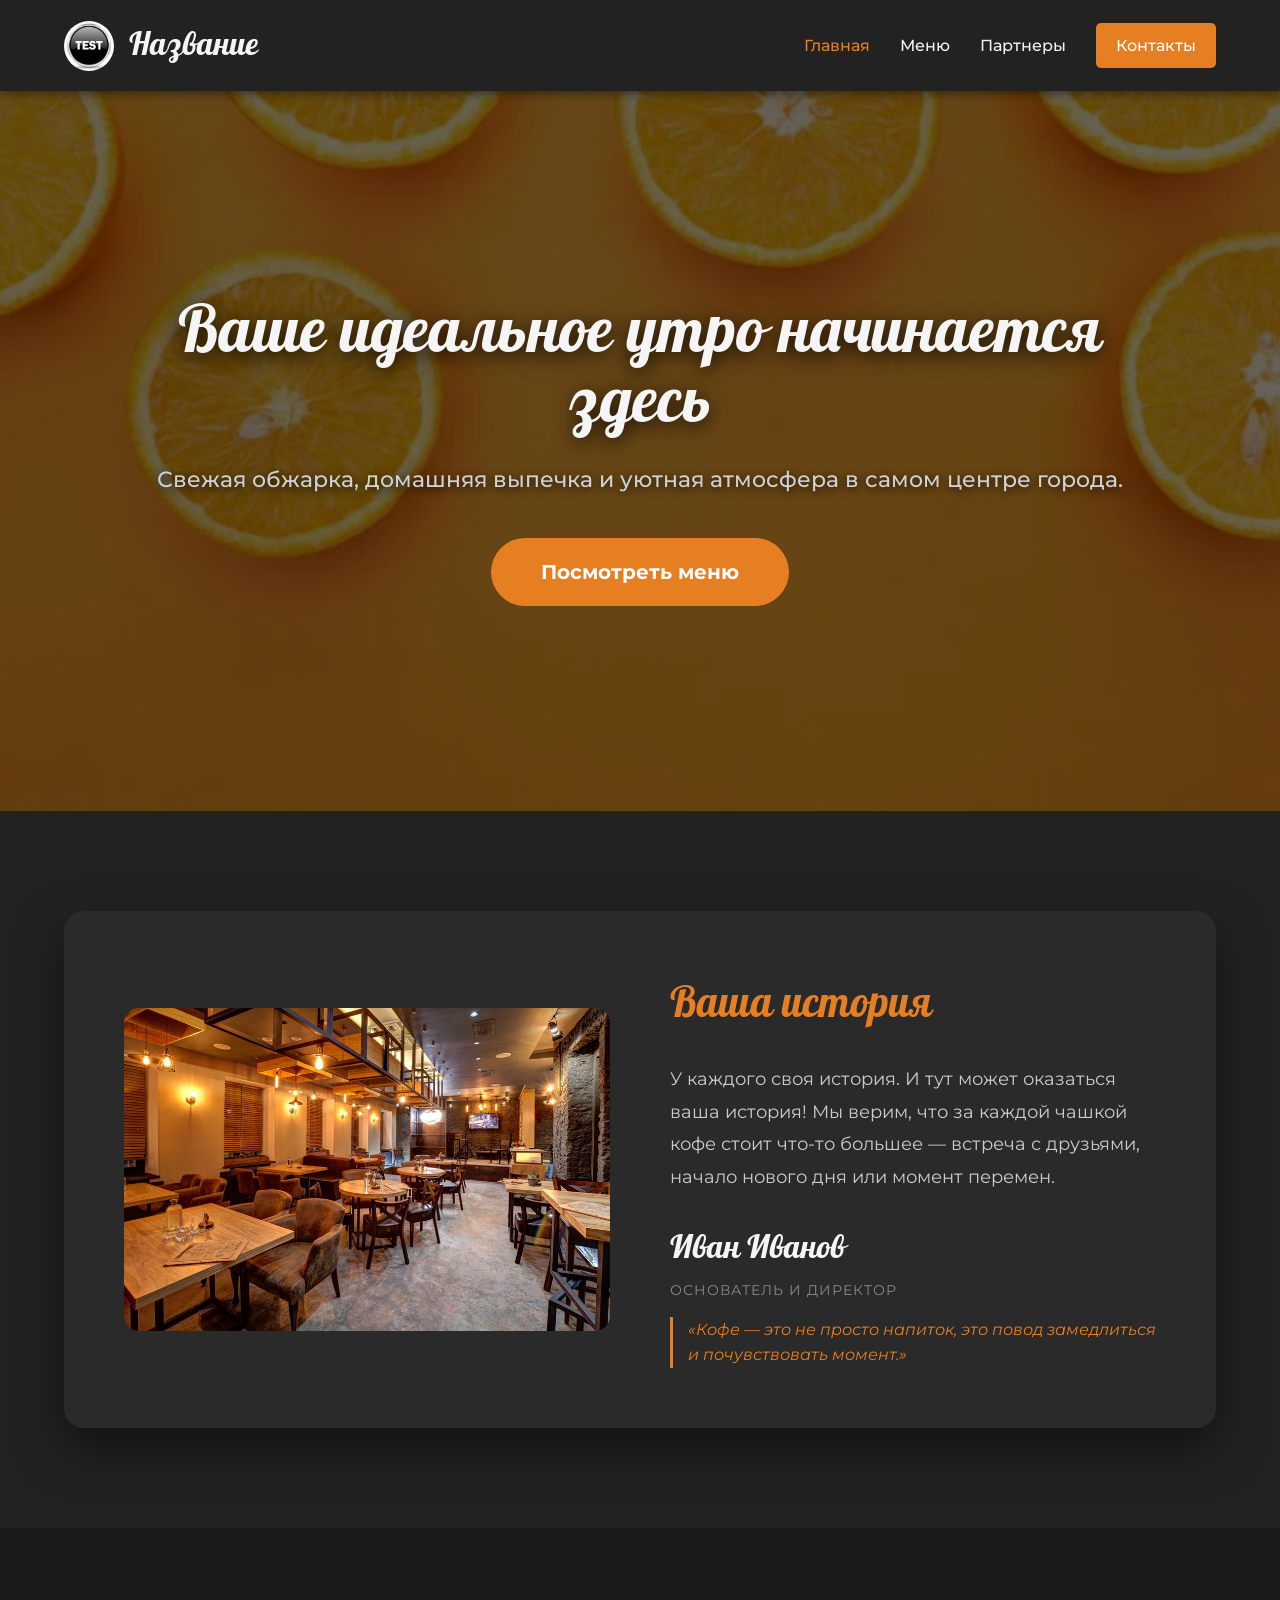
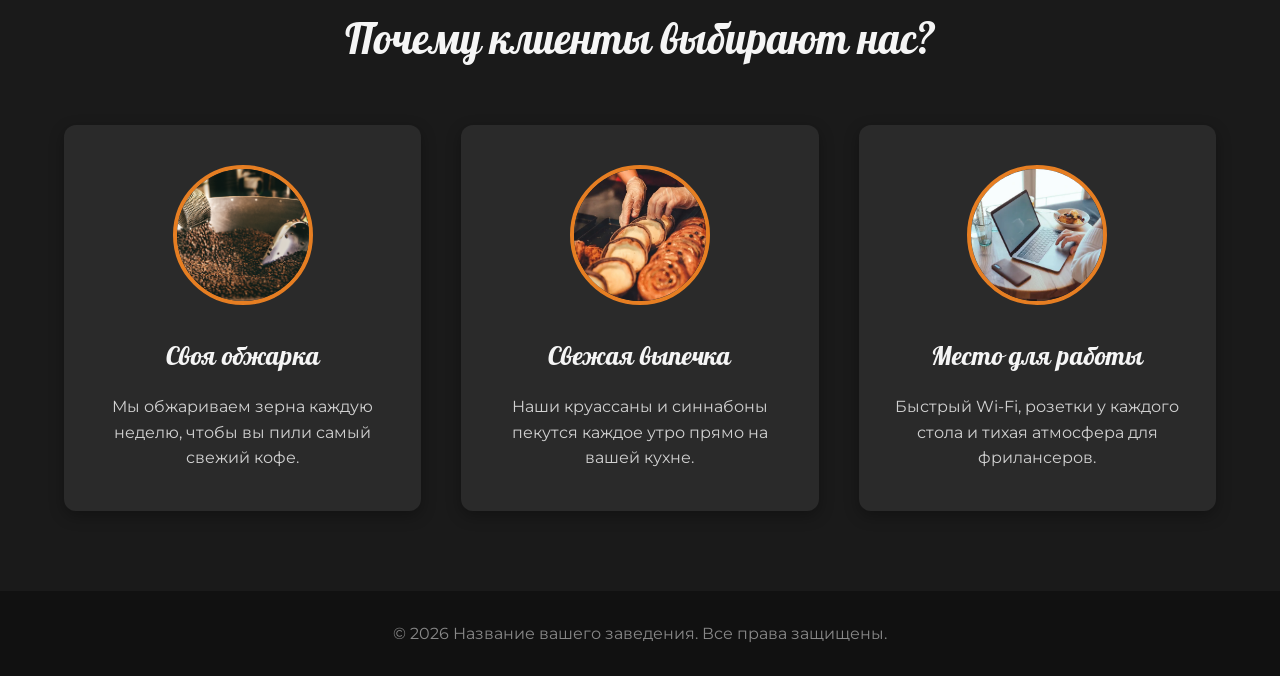
<file: index.html>
<!DOCTYPE html>
<html lang="ru">
<head>
    <meta charset="UTF-8">
    <meta name="viewport" content="width=device-width, initial-scale=1.0">
    <title>Главная — Кофейня</title>
    <link rel="icon" href="images/test-internet-icon.jpg" type="image/jpeg">
    <link rel="preconnect" href="https://fonts.googleapis.com">
    <link rel="preconnect" href="https://fonts.gstatic.com" crossorigin>
    <link href="https://fonts.googleapis.com/css2?family=Montserrat:wght@400;700&family=Pattaya&display=swap" rel="stylesheet">
    <link rel="stylesheet" href="style.css">
</head>
<body>
    <header class="header">
        <div class="logo"><img src="images/test-internet-icon.jpg" alt="Логотип"> Название</div>
        <button class="burger" id="burger">☰</button>
        <nav class="nav" id="nav">
            <a href="index.html" class="active">Главная</a>
            <a href="menu.html">Меню</a>
            <a href="partners.html">Партнеры</a>
            <a href="contacts.html" class="btn-nav">Контакты</a>
        </nav>
    </header>

    <section class="hero">
        <div class="hero-content">
            <h1>Ваше идеальное утро начинается здесь</h1>
            <p>Свежая обжарка, домашняя выпечка и уютная атмосфера в самом центре города.</p>
            <a href="menu.html" class="btn-main">Посмотреть меню</a>
        </div>
    </section>

    <section class="story-section">
        <div class="story-card">
            <div class="story-img">
                <img src="images/test.jpg" alt="Основатель заведения">
            </div>
            <div class="story-text">
                <h2>Ваша история</h2>
                <p>У каждого своя история. И тут может оказаться ваша история! Мы верим, что за каждой чашкой кофе стоит что-то большее — встреча с друзьями, начало нового дня или момент перемен.</p>
                <div class="director-sign">
                    Иван Иванов
                    <span>Основатель и директор</span>
                </div>
                <div class="director-quote">
                    «Кофе — это не просто напиток, это повод замедлиться и почувствовать момент.»
                </div>
            </div>
        </div>
    </section>

    <section class="about">
        <h2>Почему клиенты выбирают нас?</h2>
        <div class="features">
            <div class="feature">
                <img src="images/obzharka.jpg" alt="Своя обжарка" class="feature-img">
                <h3>Своя обжарка</h3>
                <p>Мы обжариваем зерна каждую неделю, чтобы вы пили самый свежий кофе.</p>
            </div>
            <div class="feature">
                <img src="images/vipechka.jpg" alt="Свежая выпечка" class="feature-img">
                <h3>Свежая выпечка</h3>
                <p>Наши круассаны и синнабоны пекутся каждое утро прямо на вашей кухне.</p>
            </div>
            <div class="feature">
                <img src="images/noutbook.jpg" alt="Место для работы" class="feature-img">
                <h3>Место для работы</h3>
                <p>Быстрый Wi-Fi, розетки у каждого стола и тихая атмосфера для фрилансеров.</p>
            </div>
        </div>
    </section>

    <footer class="footer">
        <p>&copy; 2026 Название вашего заведения. Все права защищены.</p>
    </footer>

    <script>
        const burger = document.getElementById('burger');
        const nav = document.getElementById('nav');
        burger.addEventListener('click', () => {
            nav.classList.toggle('active');
        });
    </script>
</body>
</html>
</file>
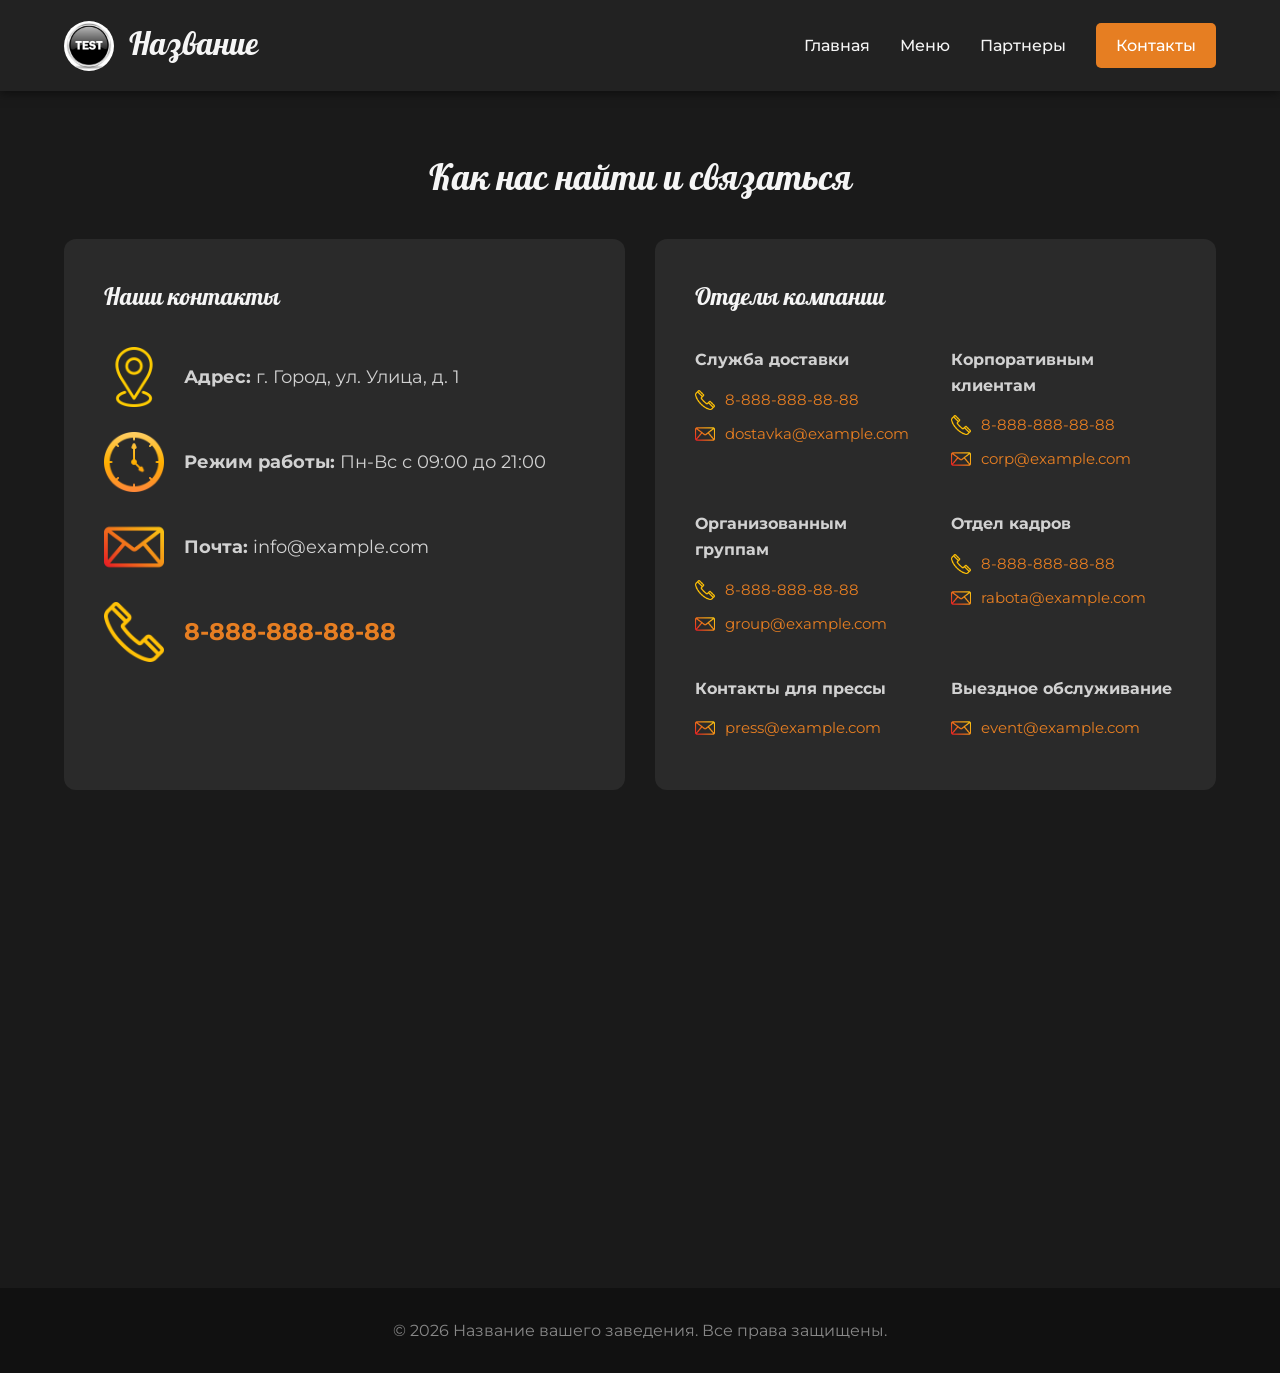
<file: contacts.html>
<!DOCTYPE html>
<html lang="ru">
<head>
    <meta charset="UTF-8">
    <meta name="viewport" content="width=device-width, initial-scale=1.0">
    <title>Контакты — Кофейня</title>
    <link rel="icon" href="images/test-internet-icon.jpg" type="image/jpeg">
    <link rel="preconnect" href="https://fonts.googleapis.com">
    <link rel="preconnect" href="https://fonts.gstatic.com" crossorigin>
    <link href="https://fonts.googleapis.com/css2?family=Montserrat:wght@400;700&family=Pattaya&display=swap" rel="stylesheet">
    <link rel="stylesheet" href="style.css">
</head>
<body>
    <header class="header">
        <div class="logo"><img src="images/test-internet-icon.jpg" alt="Логотип"> Название</div>
        <button class="burger" id="burger">☰</button>
        <nav class="nav" id="nav">
            <a href="index.html">Главная</a>
            <a href="menu.html">Меню</a>
            <a href="partners.html">Партнеры</a>
            <a href="contacts.html" class="active btn-nav">Контакты</a>
        </nav>
    </header>

    <section class="contacts-section">
        <h1 style="text-align: center; margin-bottom: 30px; font-size: 36px;">Как нас найти и связаться</h1>
        
        <div class="contacts-container">
            <div class="contact-info">
                <h2>Наши контакты</h2>
                <p><img src="images/adres.jpg" alt="Адрес" class="icon"> <span><strong>Адрес:</strong> г. Город, ул. Улица, д. 1</span></p>
                <p><img src="images/clock.jpg" alt="Время работы" class="icon"> <span><strong>Режим работы:</strong> Пн-Вс с 09:00 до 21:00</span></p>
                <p><img src="images/pochta.jpg" alt="Почта" class="icon"> <span><strong>Почта:</strong> info@example.com</span></p>
                <p class="phone"><img src="images/phone.jpg" alt="Телефон" class="icon"> <span>8-888-888-88-88</span></p>
            </div>

            <div class="contact-departments">
                <h2>Отделы компании</h2>
                <div class="departments-grid">
                    <div class="dept-item">
                        <h4>Служба доставки</h4>
                        <p><img src="images/phone.jpg" alt="Телефон" class="mini-icon"> <a href="tel:+78888888888">8-888-888-88-88</a></p>
                        <p><img src="images/pochta.jpg" alt="Почта" class="mini-icon"> <a href="mailto:dostavka@example.com">dostavka@example.com</a></p>
                    </div>
                    <div class="dept-item">
                        <h4>Корпоративным клиентам</h4>
                        <p><img src="images/phone.jpg" alt="Телефон" class="mini-icon"> <a href="tel:+78888888888">8-888-888-88-88</a></p>
                        <p><img src="images/pochta.jpg" alt="Почта" class="mini-icon"> <a href="mailto:corp@example.com">corp@example.com</a></p>
                    </div>
                    <div class="dept-item">
                        <h4>Организованным группам</h4>
                        <p><img src="images/phone.jpg" alt="Телефон" class="mini-icon"> <a href="tel:+78888888888">8-888-888-88-88</a></p>
                        <p><img src="images/pochta.jpg" alt="Почта" class="mini-icon"> <a href="mailto:group@example.com">group@example.com</a></p>
                    </div>
                    <div class="dept-item">
                        <h4>Отдел кадров</h4>
                        <p><img src="images/phone.jpg" alt="Телефон" class="mini-icon"> <a href="tel:+78888888888">8-888-888-88-88</a></p>
                        <p><img src="images/pochta.jpg" alt="Почта" class="mini-icon"> <a href="mailto:rabota@example.com">rabota@example.com</a></p>
                    </div>
                    <div class="dept-item">
                        <h4>Контакты для прессы</h4>
                        <p><img src="images/pochta.jpg" alt="Почта" class="mini-icon"> <a href="mailto:press@example.com">press@example.com</a></p>
                    </div>
                    <div class="dept-item">
                        <h4>Выездное обслуживание</h4>
                        <p><img src="images/pochta.jpg" alt="Почта" class="mini-icon"> <a href="mailto:event@example.com">event@example.com</a></p>
                    </div>
                </div>
            </div>
        </div>

        <div class="map-container">
            <iframe src="https://yandex.ru/map-widget/v1/?um=constructor%3A3244f7464f8f7631b186b41718e95dc93da8c1eafcf4f3c347b84368c31c6c37&amp;source=constructor" width="100%" height="400" frameborder="0"></iframe>
        </div>
    </section>

    <footer class="footer">
        <p>&copy; 2026 Название вашего заведения. Все права защищены.</p>
    </footer>

    <script>
        const burger = document.getElementById('burger');
        const nav = document.getElementById('nav');
        burger.addEventListener('click', () => { nav.classList.toggle('active'); });
    </script>
</body>
</html>
</file>
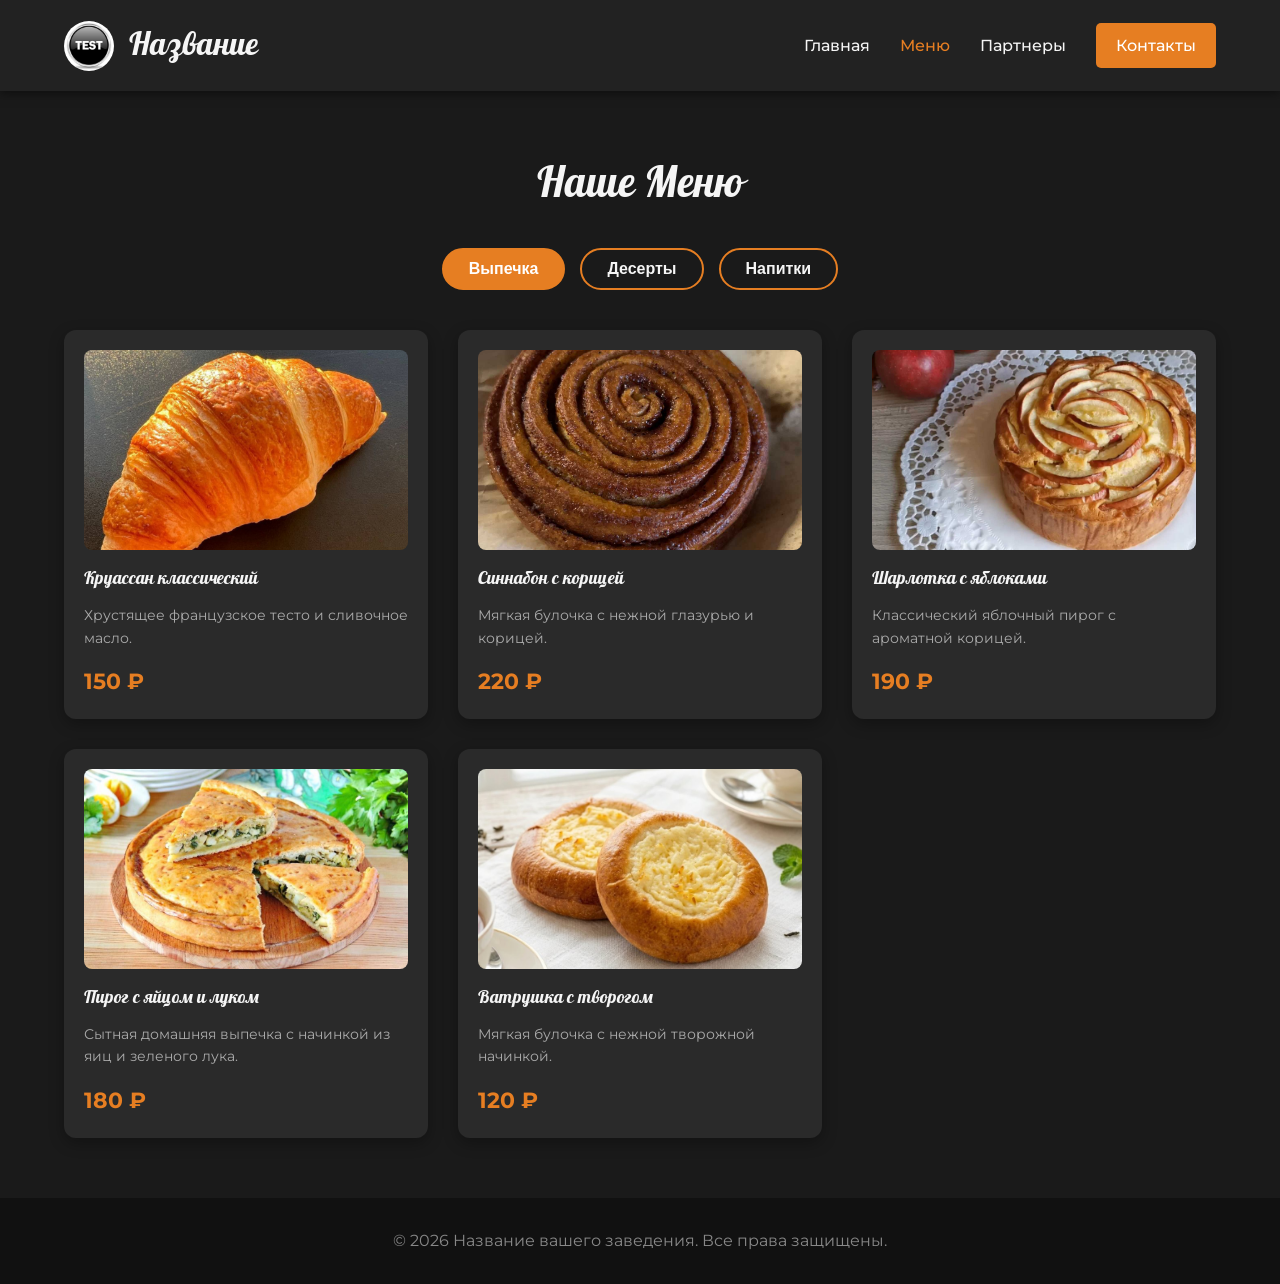
<file: menu.html>
<!DOCTYPE html>
<html lang="ru">
<head>
    <meta charset="UTF-8">
    <meta name="viewport" content="width=device-width, initial-scale=1.0">
    <title>Меню — Кофейня</title>
    <link rel="icon" href="images/test-internet-icon.jpg" type="image/jpeg">
    <link rel="preconnect" href="https://fonts.googleapis.com">
    <link rel="preconnect" href="https://fonts.gstatic.com" crossorigin>
    <link href="https://fonts.googleapis.com/css2?family=Montserrat:wght@400;700&family=Pattaya&display=swap" rel="stylesheet">
    <link rel="stylesheet" href="style.css">
</head>
<body>
    <header class="header">
        <div class="logo"><img src="images/test-internet-icon.jpg" alt="Логотип"> Название</div>
        <button class="burger" id="burger">☰</button>
        <nav class="nav" id="nav">
            <a href="index.html">Главная</a>
            <a href="menu.html" class="active">Меню</a>
            <a href="partners.html">Партнеры</a>
            <a href="contacts.html" class="btn-nav">Контакты</a>
        </nav>
    </header>

    <section class="menu-section">
        <h1 style="font-size: 42px;">Наше Меню</h1>
        
        <div class="tabs">
            <button class="tab-btn active" onclick="openTab('bakery', this)">Выпечка</button>
            <button class="tab-btn" onclick="openTab('desserts', this)">Десерты</button>
            <button class="tab-btn" onclick="openTab('drinks', this)">Напитки</button>
        </div>

        <div id="bakery" class="menu-grid active">
            <div class="menu-item">
                <img src="images/kruasson.jpg" alt="Круассан">
                <h3>Круассан классический</h3>
                <p>Хрустящее французское тесто и сливочное масло.</p>
                <span class="price">150 ₽</span>
            </div>
            <div class="menu-item">
                <img src="images/sinnabon.jpg" alt="Синнабон">
                <h3>Синнабон с корицей</h3>
                <p>Мягкая булочка с нежной глазурью и корицей.</p>
                <span class="price">220 ₽</span>
            </div>
            <div class="menu-item">
                <img src="images/charlotka.jpg" alt="Шарлотка">
                <h3>Шарлотка с яблоками</h3>
                <p>Классический яблочный пирог с ароматной корицей.</p>
                <span class="price">190 ₽</span>
            </div>
            <div class="menu-item">
                <img src="images/pirog_s_yaychom_i_lukom.jpg" alt="Пирог с яйцом и луком">
                <h3>Пирог с яйцом и луком</h3>
                <p>Сытная домашняя выпечка с начинкой из яиц и зеленого лука.</p>
                <span class="price">180 ₽</span>
            </div>
            <div class="menu-item">
                <img src="images/Vatrushka.jpg" alt="Ватрушка">
                <h3>Ватрушка с творогом</h3>
                <p>Мягкая булочка с нежной творожной начинкой.</p>
                <span class="price">120 ₽</span>
            </div>
        </div>

        <div id="desserts" class="menu-grid">
            <div class="menu-item">
                <img src="images/maffin_choko.jpg" alt="Маффин">
                <h3>Шоколадный маффин</h3>
                <p>Влажный кекс с кусочками темного шоколада.</p>
                <span class="price">180 ₽</span>
            </div>
            <div class="menu-item">
                <img src="images/donat-glazirovannyj-vanil.jpg" alt="Пончик с белой глазурью">
                <h3>Пончик с белой глазурью</h3>
                <p>Нежный пончик с ванильной глазурью и посыпкой.</p>
                <span class="price">130 ₽</span>
            </div>
            <div class="menu-item">
                <img src="images/malin_donut.jpg" alt="Розовый пончик">
                <h3>Пончик с малиной</h3>
                <p>Воздушный пончик с розовой глазурью и начинкой.</p>
                <span class="price">130 ₽</span>
            </div>
            <div class="menu-item">
                <img src="images/chocolate_donut.jpg" alt="Шоколадный пончик">
                <h3>Шоколадный пончик</h3>
                <p>Пышный пончик, щедро политый густой шоколадной глазурью.</p>
                <span class="price">130 ₽</span>
            </div>
        </div>

        <div id="drinks" class="menu-grid">
            <div class="menu-item">
                <img src="images/kapuchino.jpg" alt="Капучино">
                <h3>Капучино</h3>
                <p>Классический кофе с нежной молочной пенкой.</p>
                <span class="price">250 ₽</span>
            </div>
            <div class="menu-item">
                <img src="images/latte.jpg" alt="Латте">
                <h3>Латте</h3>
                <p>Мягкий вкус эспрессо с большим количеством молока.</p>
                <span class="price">280 ₽</span>
            </div>
        </div>
    </section>

    <footer class="footer">
        <p>&copy; 2026 Название вашего заведения. Все права защищены.</p>
    </footer>

    <script>
        const burger = document.getElementById('burger');
        const nav = document.getElementById('nav');
        burger.addEventListener('click', () => { nav.classList.toggle('active'); });

        function openTab(tabName, btnElement) {
            let grids = document.getElementsByClassName("menu-grid");
            for (let i = 0; i < grids.length; i++) grids[i].classList.remove("active");
            let btns = document.getElementsByClassName("tab-btn");
            for (let i = 0; i < btns.length; i++) btns[i].classList.remove("active");
            
            document.getElementById(tabName).classList.add("active");
            btnElement.classList.add("active");
        }
    </script>
</body>
</html>
</file>
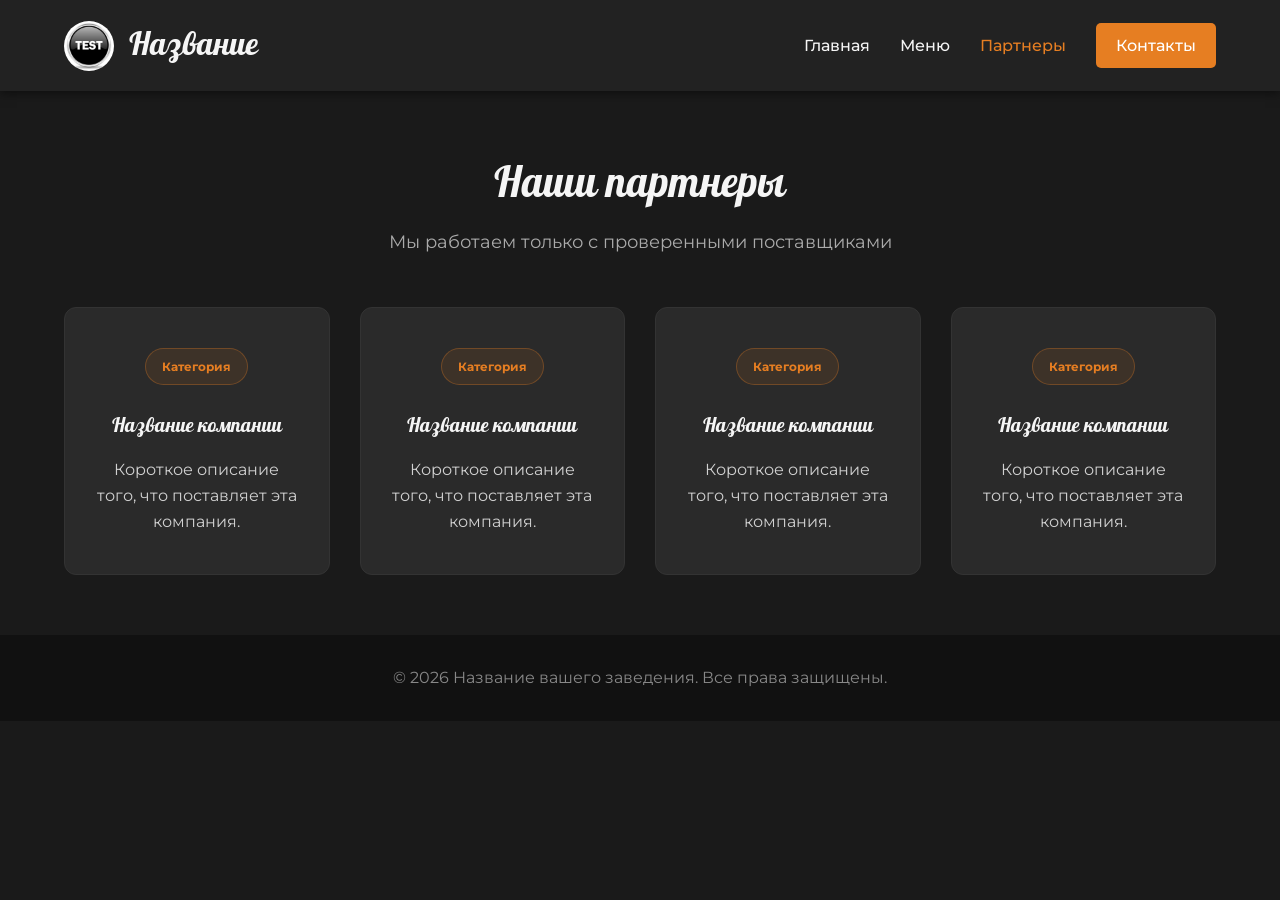
<file: partners.html>
<!DOCTYPE html>
<html lang="ru">
<head>
    <meta charset="UTF-8">
    <meta name="viewport" content="width=device-width, initial-scale=1.0">
    <title>Партнеры — Кофейня</title>
    <link rel="icon" href="images/test-internet-icon.jpg" type="image/jpeg">
    <link rel="preconnect" href="https://fonts.googleapis.com">
    <link rel="preconnect" href="https://fonts.gstatic.com" crossorigin>
    <link href="https://fonts.googleapis.com/css2?family=Montserrat:wght@400;700&family=Pattaya&display=swap" rel="stylesheet">
    <link rel="stylesheet" href="style.css">
</head>
<body>
    <header class="header">
        <div class="logo"><img src="images/test-internet-icon.jpg" alt="Логотип"> Название</div>
        <button class="burger" id="burger">☰</button>
        <nav class="nav" id="nav">
            <a href="index.html">Главная</a>
            <a href="menu.html">Меню</a>
            <a href="partners.html" class="active">Партнеры</a>
            <a href="contacts.html" class="btn-nav">Контакты</a>
        </nav>
    </header>

    <section class="partners-section">
        <h1 style="font-size: 42px;">Наши партнеры</h1>
        <p style="margin-top: 10px; color: #aaa; font-size: 18px;">Мы работаем только с проверенными поставщиками</p>

        <div class="partners-grid">
            <div class="partner-card">
                <div class="partner-badge">Категория</div>
                <h3>Название компании</h3>
                <p>Короткое описание того, что поставляет эта компания.</p>
            </div>
            <div class="partner-card">
                <div class="partner-badge">Категория</div>
                <h3>Название компании</h3>
                <p>Короткое описание того, что поставляет эта компания.</p>
            </div>
            <div class="partner-card">
                <div class="partner-badge">Категория</div>
                <h3>Название компании</h3>
                <p>Короткое описание того, что поставляет эта компания.</p>
            </div>
            <div class="partner-card">
                <div class="partner-badge">Категория</div>
                <h3>Название компании</h3>
                <p>Короткое описание того, что поставляет эта компания.</p>
            </div>
        </div>
    </section>

    <footer class="footer">
        <p>&copy; 2026 Название вашего заведения. Все права защищены.</p>
    </footer>

    <script>
        const burger = document.getElementById('burger');
        const nav = document.getElementById('nav');
        burger.addEventListener('click', () => { nav.classList.toggle('active'); });
    </script>
</body>
</html>
</file>
<file: style.css>
:root {
    --main-color: #f5f5f5;
    --accent-color: #e67e22;
    --bg-color: #1a1a1a;
    --card-bg: #2a2a2a;
    --text-color: #d1d1d1;
    --font-heading: 'Pattaya', sans-serif;
}

* { margin: 0; padding: 0; box-sizing: border-box; }

body {
    font-family: 'Montserrat', sans-serif;
    background-color: var(--bg-color);
    color: var(--text-color);
    line-height: 1.6;
}

h1, h2, h3, .logo, .director-sign {
    font-family: var(--font-heading);
    font-weight: 400;
    color: var(--main-color);
}

/* ШАПКА */
.header {
    display: flex; justify-content: space-between; align-items: center;
    padding: 20px 5%; background: #222;
    box-shadow: 0 2px 10px rgba(0,0,0,0.5);
    position: sticky; top: 0; z-index: 1000;
}
.logo { display: flex; align-items: center; gap: 15px; font-size: 32px; }
.logo img { width: 50px; height: 50px; border-radius: 50%; object-fit: cover; }
.nav { display: flex; gap: 30px; align-items: center; }
.nav a { text-decoration: none; color: var(--main-color); font-weight: 500; transition: color 0.3s; }
.nav a:hover, .nav a.active { color: var(--accent-color); }
.btn-nav { background: var(--accent-color); color: #fff !important; padding: 10px 20px; border-radius: 5px; }
.burger { display: none; background: none; border: none; font-size: 28px; cursor: pointer; color: var(--main-color); }

/* ГЛАВНАЯ */
.hero {
    background: linear-gradient(rgba(0,0,0,0.6), rgba(0,0,0,0.6)), url('images/juicy-orange.jpg') center/cover;
    height: 80vh; display: flex; align-items: center; justify-content: center; text-align: center; padding: 0 20px;
}
.hero-content { max-width: 1000px; }
.hero h1 { font-size: 64px; line-height: 1.1; margin-bottom: 25px; text-shadow: 0 4px 20px rgba(0,0,0,0.8); }
.hero p { font-size: 22px; margin-bottom: 40px; font-weight: 500; text-shadow: 0 2px 10px rgba(0,0,0,0.8); }
.btn-main {
    display: inline-block; background: var(--accent-color); color: #fff;
    padding: 18px 50px; text-decoration: none; border-radius: 50px;
    font-weight: bold; font-size: 20px; transition: 0.3s;
}
.btn-main:hover { background: #d35400; transform: scale(1.05); }

/* ИСТОРИЯ */
.story-section { background: #222; padding: 100px 5%; display: flex; justify-content: center; }
.story-card { display: flex; align-items: center; gap: 60px; max-width: 1200px; background: var(--card-bg); padding: 60px; border-radius: 20px; box-shadow: 0 20px 50px rgba(0,0,0,0.5); }
.story-img { flex: 1; border-radius: 15px; overflow: hidden; }
.story-img img { width: 100%; display: block; }
.story-text { flex: 1; }
.story-text h2 { font-size: 42px; margin-bottom: 25px; color: var(--accent-color); }
.story-text p { font-size: 18px; line-height: 1.8; margin-bottom: 20px; color: #ccc; }
.director-sign { margin-top: 30px; font-size: 32px; }
.director-sign span { display: block; font-family: 'Montserrat', sans-serif; font-size: 14px; color: #888; margin-top: 5px; letter-spacing: 1px; text-transform: uppercase; }
.director-quote { margin-top: 15px; font-style: italic; color: var(--accent-color); font-size: 16px; border-left: 3px solid var(--accent-color); padding-left: 15px; }

/* ПРЕИМУЩЕСТВА */
.about { max-width: 1400px; margin: 80px auto; text-align: center; padding: 0 5%; }
.about h2 { font-size: 42px; margin-bottom: 50px; }
.features { display: grid; grid-template-columns: repeat(auto-fit, minmax(280px, 1fr)); gap: 40px; }
.feature { padding: 40px 30px; background: var(--card-bg); border-radius: 12px; box-shadow: 0 5px 15px rgba(0,0,0,0.3); }
.feature-img { width: 140px; height: 140px; object-fit: cover; border-radius: 50%; margin-bottom: 25px; border: 4px solid var(--accent-color); }
.feature h3 { font-size: 26px; margin-bottom: 15px; }

/* МЕНЮ */
.menu-section, .partners-section, .contacts-section { padding: 60px 5%; text-align: center; }
.tabs { display: flex; justify-content: center; gap: 15px; margin: 30px 0 40px; flex-wrap: wrap; }
.tab-btn { background: transparent; color: var(--main-color); border: 2px solid var(--accent-color); padding: 10px 25px; font-size: 16px; font-weight: bold; border-radius: 30px; cursor: pointer; transition: 0.3s; }
.tab-btn:hover, .tab-btn.active { background: var(--accent-color); color: #fff; }
.menu-grid { display: none; grid-template-columns: repeat(auto-fill, minmax(280px, 1fr)); gap: 30px; text-align: left; }
.menu-grid.active { display: grid; animation: fadeIn 0.5s; }
@keyframes fadeIn { from { opacity: 0; transform: translateY(10px); } to { opacity: 1; } }
.menu-item { background: var(--card-bg); border-radius: 12px; padding: 20px; box-shadow: 0 5px 15px rgba(0,0,0,0.3); transition: 0.2s; display: flex; flex-direction: column; }
.menu-item:hover { transform: translateY(-5px); }
.menu-item img { width: 100%; height: 200px; object-fit: cover; border-radius: 8px; margin-bottom: 15px; }
.menu-item h3 { margin-bottom: 10px; font-size: 18px; }
.menu-item p { font-size: 14px; color: #aaa; margin-bottom: 15px; flex-grow: 1; }
.price { font-weight: bold; color: var(--accent-color); font-size: 22px; margin-top: auto; }

/* ПАРТНЕРЫ */
.partners-grid { display: grid; grid-template-columns: repeat(auto-fit, minmax(260px, 1fr)); gap: 30px; margin-top: 50px; }
.partner-card { background: var(--card-bg); padding: 40px 30px; border-radius: 12px; border: 1px solid #333; transition: 0.3s; }
.partner-card:hover { transform: translateY(-5px); border-color: var(--accent-color); }
.partner-badge { background: rgba(230, 126, 34, 0.1); color: var(--accent-color); font-size: 12px; font-weight: 700; padding: 8px 16px; border-radius: 30px; margin-bottom: 25px; display: inline-block; border: 1px solid rgba(230, 126, 34, 0.3); }
.partner-card h3 { margin-bottom: 15px; font-size: 20px; }

/* КОНТАКТЫ */
.contacts-container { display: flex; gap: 30px; flex-wrap: wrap; text-align: left; }
.contact-info, .contact-departments { flex: 1; min-width: 300px; background: var(--card-bg); padding: 40px; border-radius: 12px; }
.contact-info h2, .contact-departments h2 { margin-bottom: 30px; }
.contact-info p { display: flex; align-items: center; gap: 20px; margin-bottom: 25px; font-size: 18px; }
.icon { width: 60px; height: 60px; object-fit: contain; }
.contact-info .phone { font-size: 24px; font-weight: bold; color: var(--accent-color); }
.departments-grid { display: grid; grid-template-columns: repeat(auto-fit, minmax(200px, 1fr)); gap: 30px; }
.dept-item h4 { font-size: 16px; margin-bottom: 15px; }
.dept-item p { font-size: 15px; color: #aaa; margin-bottom: 10px; display: flex; align-items: center; gap: 10px; }
.mini-icon { width: 20px; height: 20px; }
.dept-item a { color: var(--accent-color); text-decoration: none; }
.map-container { margin-top: 30px; border-radius: 12px; overflow: hidden; }
.map-container iframe { width: 100%; height: 400px; border: none; }

/* ПОДВАЛ */
.footer { background: #111; color: #888; text-align: center; padding: 30px; }

/* АДАПТИВ */
@media (max-width: 900px) {
    .story-card { flex-direction: column; text-align: center; padding: 30px; }
    .story-img { width: 100%; }
}
@media (max-width: 768px) {
    .burger { display: block; }
    .nav { display: none; flex-direction: column; position: absolute; top: 75px; left: 0; width: 100%; background: #222; padding: 20px; gap: 15px; }
    .nav.active { display: flex; }
    .hero h1 { font-size: 36px; }
    .btn-main { padding: 15px 30px; font-size: 18px; }
}
</file>
